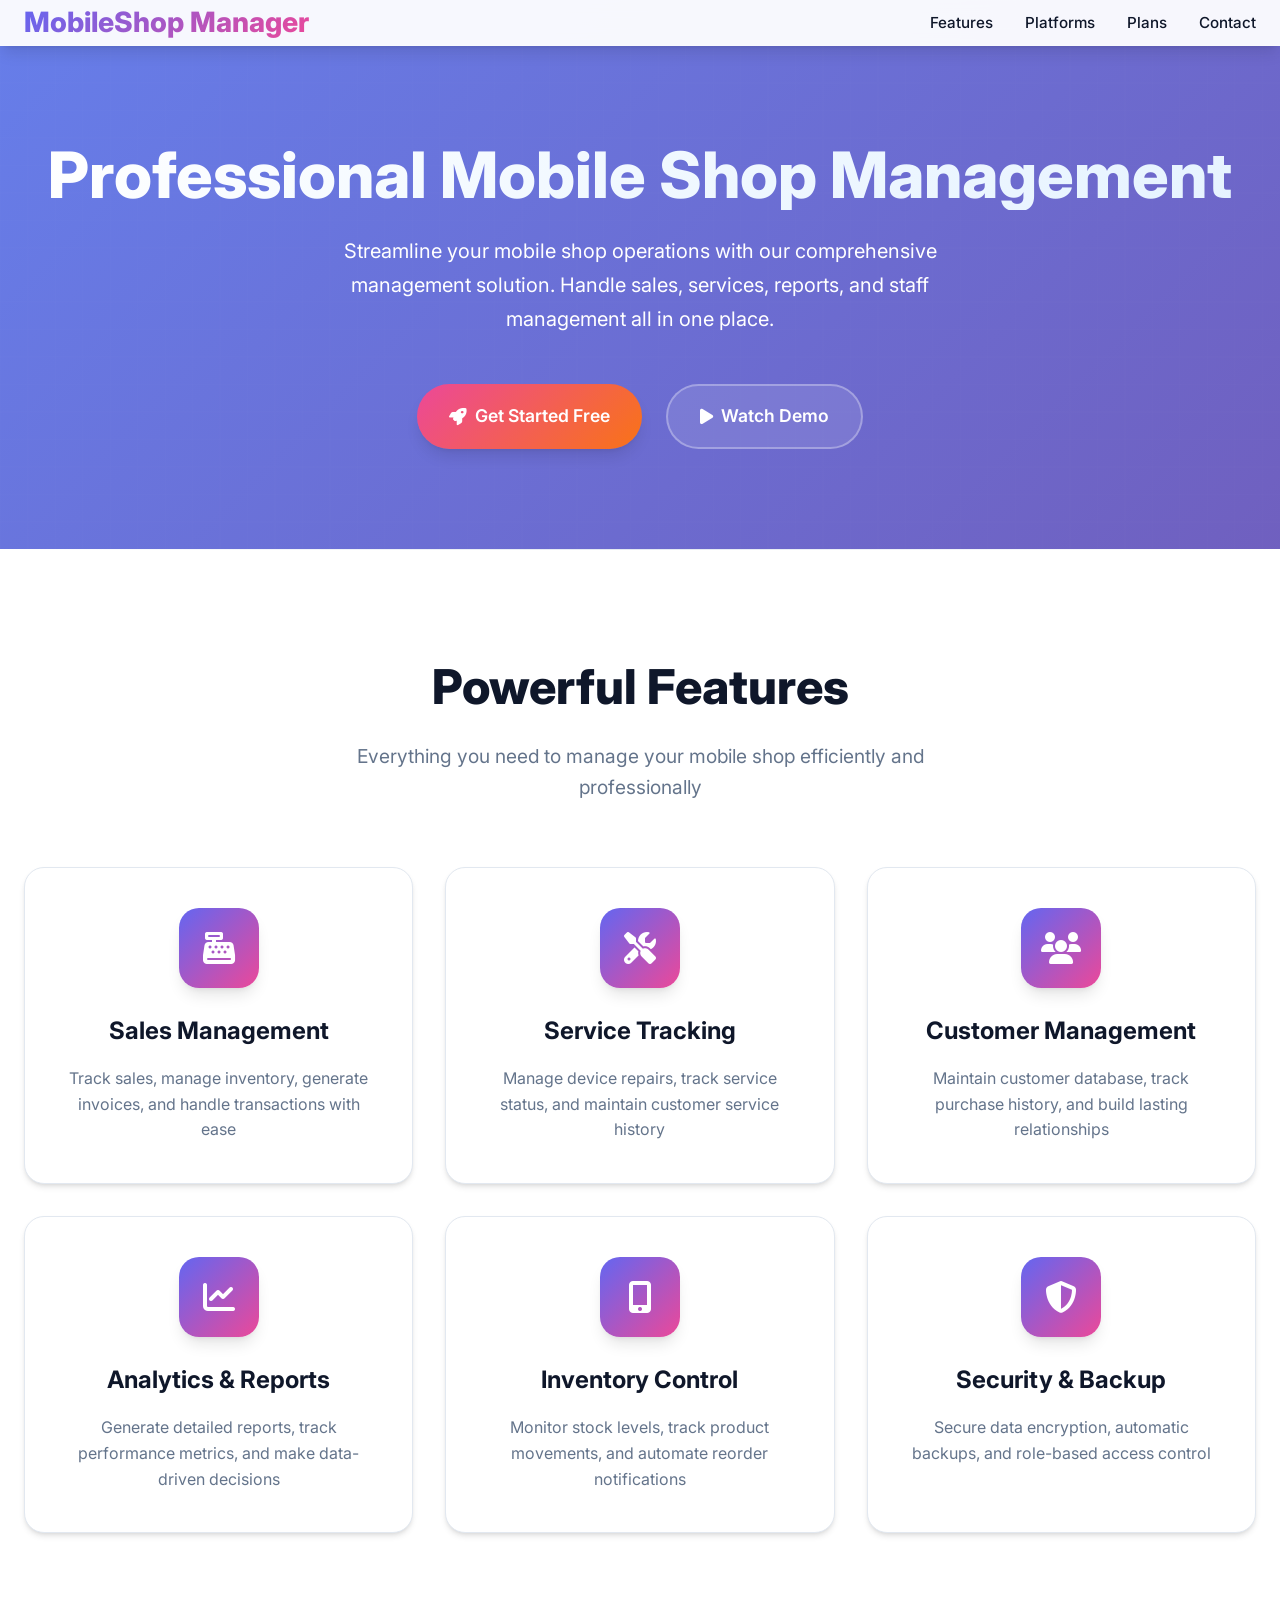
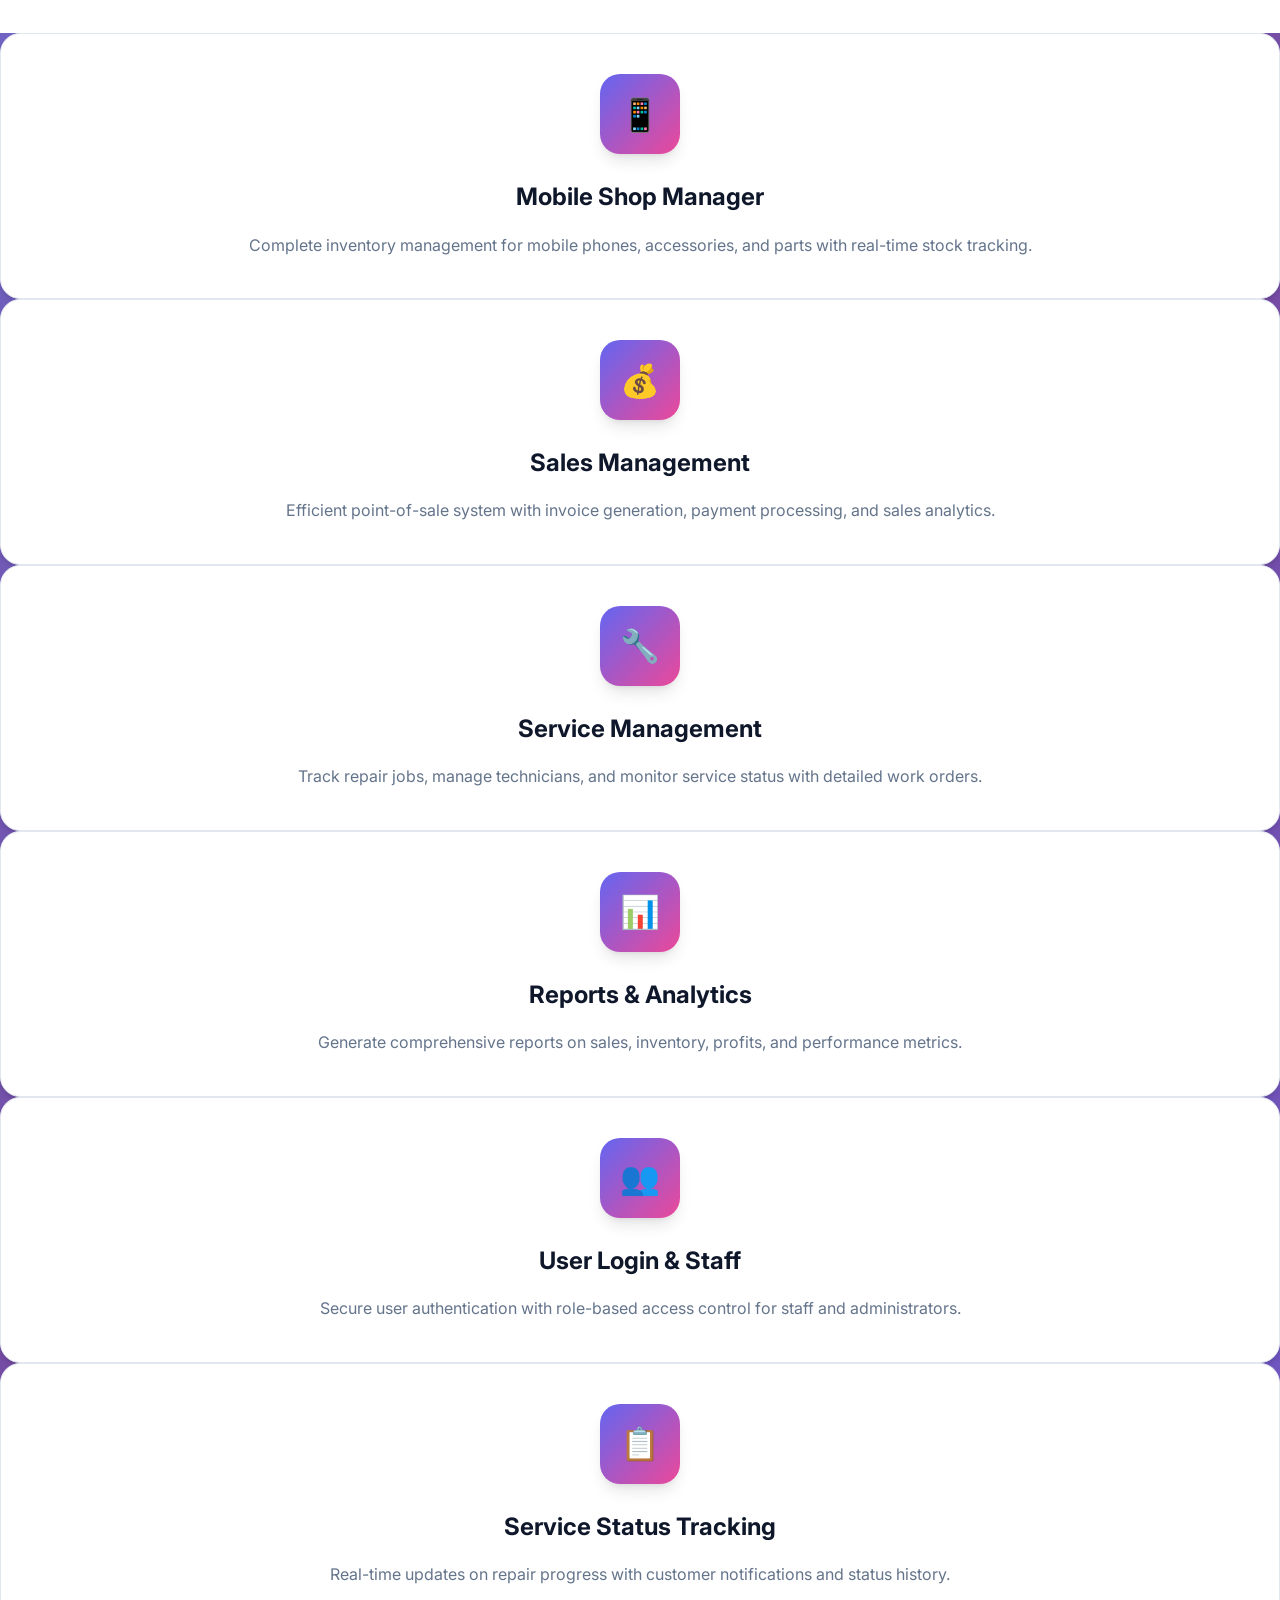
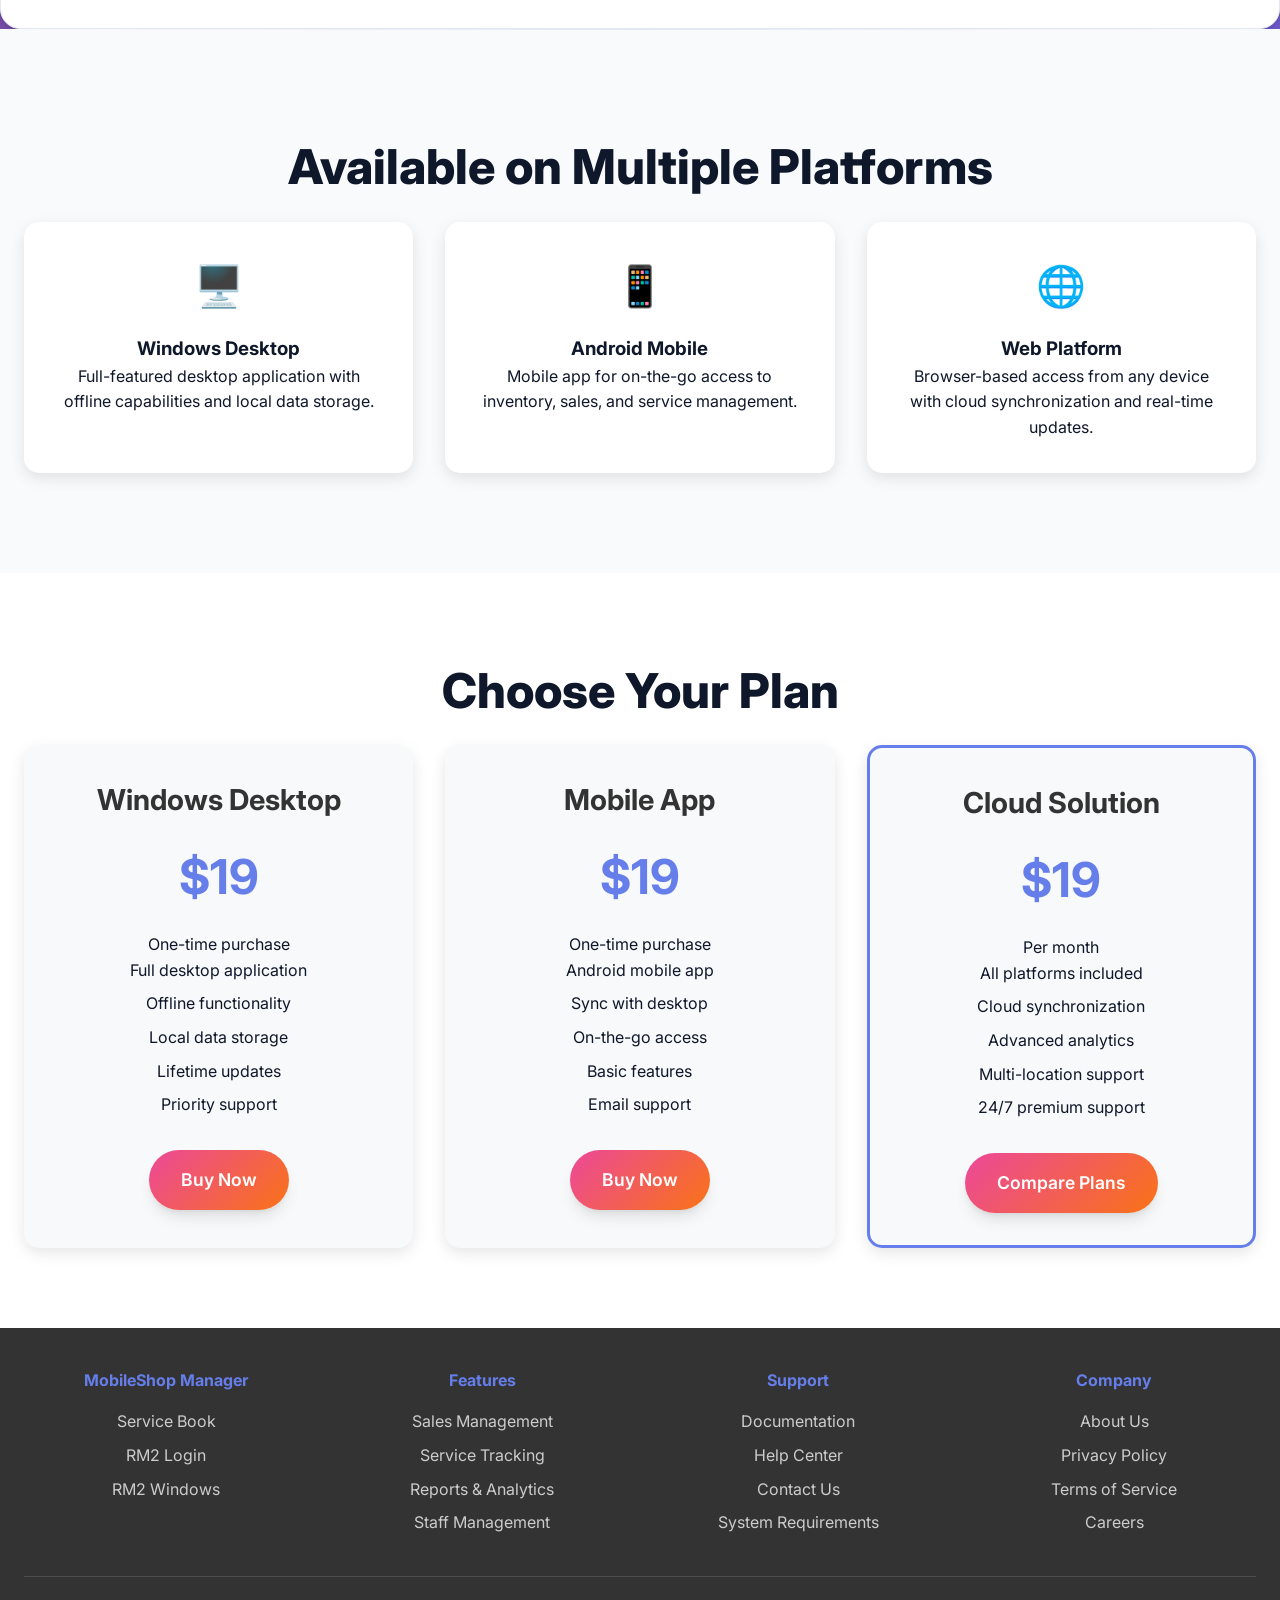
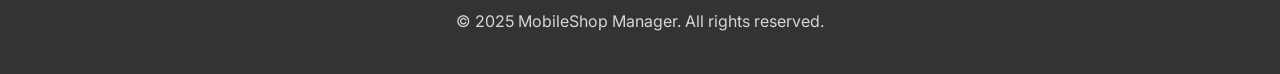
<file: index.html>
<!DOCTYPE html>
<html lang="en">

<head>
    <meta charset="UTF-8">
    <meta name="viewport" content="width=device-width, initial-scale=1.0">
    <title>MobileShop Manager - Professional Mobile Shop Management Solution</title>
    <link href="https://cdnjs.cloudflare.com/ajax/libs/font-awesome/6.4.0/css/all.min.css" rel="stylesheet">
    <link href="https://fonts.googleapis.com/css2?family=Inter:wght@300;400;500;600;700;800&display=swap"
        rel="stylesheet">
    <style>
        :root {
            --primary-color: #6366f1;
            --primary-dark: #4f46e5;
            --secondary-color: #ec4899;
            --accent-color: #06b6d4;
            --success-color: #10b981;
            --warning-color: #f59e0b;
            --text-primary: #0f172a;
            --text-secondary: #64748b;
            --bg-white: #ffffff;
            --bg-gray-50: #f8fafc;
            --bg-gray-100: #f1f5f9;
            --border-color: #e2e8f0;
            --shadow-sm: 0 1px 2px 0 rgb(0 0 0 / 0.05);
            --shadow-md: 0 4px 6px -1px rgb(0 0 0 / 0.1), 0 2px 4px -2px rgb(0 0 0 / 0.1);
            --shadow-lg: 0 10px 15px -3px rgb(0 0 0 / 0.1), 0 4px 6px -4px rgb(0 0 0 / 0.1);
            --shadow-xl: 0 20px 25px -5px rgb(0 0 0 / 0.1), 0 8px 10px -6px rgb(0 0 0 / 0.1);
            --shadow-2xl: 0 25px 50px -12px rgb(0 0 0 / 0.25);
        }

        * {
            margin: 0;
            padding: 0;
            box-sizing: border-box;
        }

        body {
            font-family: 'Inter', -apple-system, BlinkMacSystemFont, 'Segoe UI', sans-serif;
            line-height: 1.6;
            color: var(--text-primary);
            background: linear-gradient(135deg, #667eea 0%, #764ba2 50%, #6366f1 100%);
            min-height: 100vh;
            overflow-x: hidden;
            opacity: 0;
            transition: opacity 0.3s ease;
        }

        .container {
            max-width: 1280px;
            margin: 0 auto;
            padding: 0 24px;
        }

        /* Header */
        header {
            background: rgba(255, 255, 255, 0.95);
            backdrop-filter: blur(20px);
            -webkit-backdrop-filter: blur(20px);
            border-bottom: 1px solid rgba(255, 255, 255, 0.2);
            box-shadow: var(--shadow-lg);
            position: fixed;
            width: 100%;
            top: 0;
            z-index: 1000;
            transition: all 0.3s ease;
        }

        .header-scrolled {
            background: rgba(255, 255, 255, 0.98);
            backdrop-filter: blur(20px);
            box-shadow: var(--shadow-xl);
        }

        nav {
            display: flex;
            justify-content: space-between;
            align-items: center;
            padding: 1rem 0;
            position: relative;
        }

        .logo {
            font-size: 1.75rem;
            font-weight: 800;
            background: linear-gradient(135deg, var(--primary-color), var(--secondary-color));
            -webkit-background-clip: text;
            -webkit-text-fill-color: transparent;
            background-clip: text;
            text-decoration: none;
        }

        .nav-links {
            display: flex;
            list-style: none;
            align-items: center;
            gap: 2rem;
        }

        .nav-links a {
            text-decoration: none;
            color: var(--text-primary);
            font-weight: 500;
            font-size: 0.95rem;
            position: relative;
            transition: all 0.3s ease;
            padding: 0.5rem 0;
        }

        .nav-links a:hover {
            color: var(--primary-color);
        }

        .nav-links a::after {
            content: '';
            position: absolute;
            bottom: 0;
            left: 0;
            width: 0;
            height: 2px;
            background: linear-gradient(90deg, var(--primary-color), var(--secondary-color));
            transition: width 0.3s ease;
        }

        .nav-links a:hover::after {
            width: 100%;
        }

        .service-login-btn {
            background: linear-gradient(135deg, var(--primary-color), var(--primary-dark));
            color: white;
            padding: 0.75rem 1.5rem;
            border-radius: 50px;
            text-decoration: none;
            font-weight: 600;
            font-size: 0.9rem;
            transition: all 0.3s ease;
            box-shadow: var(--shadow-md);
            border: none;
            cursor: pointer;
        }

        .service-login-btn:hover {
            transform: translateY(-2px);
            box-shadow: var(--shadow-lg);
            background: linear-gradient(135deg, var(--primary-dark), var(--primary-color));
        }

        .mobile-menu-toggle {
            display: none;
            background: none;
            border: none;
            font-size: 1.5rem;
            color: var(--text-primary);
            cursor: pointer;
        }

        /* Hero Section */
        .hero {
            padding: 140px 0 100px;
            text-align: center;
            color: white;
            position: relative;
            overflow: hidden;
        }

        .hero::before {
            content: '';
            position: absolute;
            top: 0;
            left: 0;
            right: 0;
            bottom: 0;
            background: url('data:image/svg+xml,<svg xmlns="http://www.w3.org/2000/svg" viewBox="0 0 1000 1000"><defs><pattern id="grid" width="50" height="50" patternUnits="userSpaceOnUse"><path d="M 50 0 L 0 0 0 50" fill="none" stroke="rgba(255,255,255,0.1)" stroke-width="1"/></pattern></defs><rect width="100%" height="100%" fill="url(%23grid)"/></svg>');
            opacity: 0.3;
            animation: float 20s ease-in-out infinite;
        }

        @keyframes float {

            0%,
            100% {
                transform: translateY(0px) rotate(0deg);
            }

            50% {
                transform: translateY(-20px) rotate(1deg);
            }
        }

        .hero-content {
            position: relative;
            z-index: 2;
        }

        .hero h1 {
            font-size: clamp(2.5rem, 5vw, 4rem);
            margin-bottom: 1.5rem;
            font-weight: 800;
            line-height: 1.1;
            background: linear-gradient(135deg, #ffffff, #f0f8ff, #e6f3ff);
            -webkit-background-clip: text;
            -webkit-text-fill-color: transparent;
            background-clip: text;
            animation: slideInUp 1s ease-out;
        }

        @keyframes slideInUp {
            from {
                opacity: 0;
                transform: translateY(30px);
            }

            to {
                opacity: 1;
                transform: translateY(0);
            }
        }

        .hero p {
            font-size: 1.25rem;
            margin-bottom: 3rem;
            opacity: 0.95;
            max-width: 600px;
            margin-left: auto;
            margin-right: auto;
            line-height: 1.7;
            animation: slideInUp 1s ease-out 0.2s both;
        }

        .cta-buttons {
            display: flex;
            justify-content: center;
            gap: 1.5rem;
            flex-wrap: wrap;
            animation: slideInUp 1s ease-out 0.4s both;
        }

        .btn {
            padding: 16px 32px;
            border: none;
            border-radius: 50px;
            font-size: 1.1rem;
            font-weight: 600;
            cursor: pointer;
            transition: all 0.4s cubic-bezier(0.4, 0, 0.2, 1);
            text-decoration: none;
            display: inline-flex;
            align-items: center;
            gap: 8px;
            position: relative;
            overflow: hidden;
        }

        .btn::before {
            content: '';
            position: absolute;
            top: 0;
            left: -100%;
            width: 100%;
            height: 100%;
            background: linear-gradient(90deg, transparent, rgba(255, 255, 255, 0.2), transparent);
            transition: left 0.5s;
        }

        .btn:hover::before {
            left: 100%;
        }

        .btn-primary {
            background: linear-gradient(135deg, var(--secondary-color), #f97316);
            color: white;
            box-shadow: var(--shadow-lg);
        }

        .btn-primary:hover {
            transform: translateY(-3px);
            box-shadow: var(--shadow-xl);
            background: linear-gradient(135deg, #e11d48, var(--secondary-color));
        }

        .btn-secondary {
            background: rgba(255, 255, 255, 0.1);
            color: white;
            border: 2px solid rgba(255, 255, 255, 0.3);
            backdrop-filter: blur(10px);
        }

        .btn-secondary:hover {
            background: rgba(255, 255, 255, 0.2);
            border-color: rgba(255, 255, 255, 0.5);
            transform: translateY(-3px);
        }

        /* Features Section */
        .features {
            background: var(--bg-white);
            padding: 100px 0;
            position: relative;
        }

        .features::before {
            content: '';
            position: absolute;
            top: 0;
            left: 0;
            right: 0;
            height: 1px;
            background: linear-gradient(90deg, transparent, var(--border-color), transparent);
        }

        .section-title {
            text-align: center;
            font-size: clamp(2rem, 4vw, 3rem);
            margin-bottom: 1rem;
            color: var(--text-primary);
            font-weight: 800;
            position: relative;
        }

        .section-subtitle {
            text-align: center;
            font-size: 1.2rem;
            color: var(--text-secondary);
            margin-bottom: 4rem;
            max-width: 600px;
            margin-left: auto;
            margin-right: auto;
        }

        .features-grid {
            display: grid;
            grid-template-columns: repeat(auto-fit, minmax(320px, 1fr));
            gap: 2rem;
            margin-top: 3rem;
        }

        .feature-card {
            background: var(--bg-white);
            padding: 2.5rem;
            border-radius: 20px;
            text-align: center;
            box-shadow: var(--shadow-md);
            border: 1px solid var(--border-color);
            transition: all 0.4s cubic-bezier(0.4, 0, 0.2, 1);
            position: relative;
            overflow: hidden;
        }

        .feature-card::before {
            content: '';
            position: absolute;
            top: 0;
            left: -100%;
            width: 100%;
            height: 4px;
            background: linear-gradient(90deg, var(--primary-color), var(--secondary-color), var(--accent-color));
            transition: left 0.5s ease;
        }

        .feature-card:hover::before {
            left: 0;
        }

        .feature-card:hover {
            transform: translateY(-8px);
            box-shadow: var(--shadow-xl);
            border-color: var(--primary-color);
        }

        .feature-icon {
            width: 80px;
            height: 80px;
            margin: 0 auto 1.5rem;
            border-radius: 20px;
            display: flex;
            align-items: center;
            justify-content: center;
            font-size: 2rem;
            background: linear-gradient(135deg, var(--primary-color), var(--secondary-color));
            color: white;
            box-shadow: var(--shadow-lg);
            transition: all 0.3s ease;
        }

        .feature-card:hover .feature-icon {
            transform: scale(1.1) rotate(5deg);
        }

        .feature-card h3 {
            font-size: 1.5rem;
            margin-bottom: 1rem;
            color: var(--text-primary);
            font-weight: 700;
        }

        .feature-card p {
            color: var(--text-secondary);
            line-height: 1.6;
            font-size: 1rem;
        }

        /* Platforms Section */
        .platforms {
            background: var(--bg-gray-50);
            padding: 100px 0;
            position: relative;
        }

        .platforms::before {
            content: '';
            position: absolute;
            top: 0;
            left: 0;
            right: 0;
            height: 1px;
            background: linear-gradient(90deg, transparent, var(--border-color), transparent);
        }

        .platforms-grid {
            display: grid;
            grid-template-columns: repeat(auto-fit, minmax(250px, 1fr));
            gap: 2rem;
        }

        .platform-card {
            background: white;
            padding: 2rem;
            border-radius: 15px;
            text-align: center;
            box-shadow: 0 5px 15px rgba(0, 0, 0, 0.1);
        }

        .platform-icon {
            font-size: 2.5rem;
            margin-bottom: 1rem;
        }

        /* Pricing Section */
        .pricing {
            background: white;
            padding: 80px 0;
        }

        .pricing-grid {
            display: grid;
            grid-template-columns: repeat(auto-fit, minmax(300px, 1fr));
            gap: 2rem;
        }

        .pricing-card {
            background: #f8f9fa;
            padding: 2rem;
            border-radius: 15px;
            text-align: center;
            box-shadow: 0 5px 15px rgba(0, 0, 0, 0.1);
            position: relative;
        }

        .pricing-card.popular {
            border: 3px solid #667eea;
            transform: scale(1.05);
        }

        .pricing-card h3 {
            font-size: 1.8rem;
            margin-bottom: 1rem;
            color: #333;
        }

        .price {
            font-size: 3rem;
            font-weight: bold;
            color: #667eea;
            margin-bottom: 1rem;
        }

        .pricing-features {
            list-style: none;
            margin-bottom: 2rem;
        }

        .pricing-features li {
            margin-bottom: 0.5rem;
        }

        /* Footer */
        footer {
            background: #333;
            color: white;
            padding: 40px 0;
            text-align: center;
        }

        .footer-content {
            display: grid;
            grid-template-columns: repeat(auto-fit, minmax(250px, 1fr));
            gap: 2rem;
            margin-bottom: 2rem;
        }

        .footer-section h4 {
            margin-bottom: 1rem;
            color: #667eea;
        }

        .footer-section ul {
            list-style: none;
        }

        .footer-section ul li {
            margin-bottom: 0.5rem;
        }

        .footer-section a {
            color: #ccc;
            text-decoration: none;
        }

        .footer-section a:hover {
            color: #667eea;
        }

        .copyright {
            border-top: 1px solid #555;
            padding-top: 2rem;
            opacity: 0.8;
        }

        /* Responsive Design */
        @media (max-width: 1024px) {
            .container {
                padding: 0 20px;
            }

            .features-grid {
                grid-template-columns: repeat(auto-fit, minmax(280px, 1fr));
                gap: 1.5rem;
            }
        }

        @media (max-width: 768px) {
            .nav-links {
                display: none;
                position: fixed;
                top: 80px;
                left: 0;
                right: 0;
                background: rgba(255, 255, 255, 0.98);
                backdrop-filter: blur(20px);
                padding: 2rem;
                flex-direction: column;
                gap: 1rem;
                box-shadow: var(--shadow-xl);
                border-top: 1px solid var(--border-color);
            }

            .nav-links.active {
                display: flex;
            }

            .mobile-menu-toggle {
                display: block;
            }

            .hero {
                padding: 120px 0 60px;
            }

            .hero h1 {
                font-size: clamp(2rem, 6vw, 2.5rem);
            }

            .hero p {
                font-size: 1.1rem;
                margin-bottom: 2rem;
            }

            .cta-buttons {
                flex-direction: column;
                align-items: center;
                gap: 1rem;
            }

            .btn {
                width: 100%;
                max-width: 280px;
                justify-content: center;
            }

            .features {
                padding: 60px 0;
            }

            .features-grid {
                grid-template-columns: 1fr;
                gap: 1.5rem;
            }

            .feature-card {
                padding: 2rem 1.5rem;
            }

            .service-login-btn {
                display: none;
            }

            .stats-grid {
                grid-template-columns: repeat(2, 1fr);
                gap: 1rem;
            }
        }

        @media (max-width: 480px) {
            .container {
                padding: 0 16px;
            }

            .hero {
                padding: 100px 0 40px;
            }

            .feature-card {
                padding: 1.5rem;
            }

            .feature-icon {
                width: 60px;
                height: 60px;
                font-size: 1.5rem;
            }

            .btn {
                padding: 14px 24px;
                font-size: 1rem;
            }
        }

        /* Animation for mobile menu */
        .nav-links {
            transition: all 0.3s ease;
        }

        /* Scroll animations */
        .fade-in {
            opacity: 0;
            transform: translateY(30px);
            transition: all 0.6s ease;
        }

        .fade-in.visible {
            opacity: 1;
            transform: translateY(0);
        }

        /* Smooth scrolling */
        html {
            scroll-behavior: smooth;
        }

        /* Focus styles for accessibility */
        .btn:focus,
        .nav-links a:focus {
            outline: 2px solid var(--primary-color);
            outline-offset: 2px;
        }
    </style>
</head>

<body>
    <header>
        <nav class="container">
            <a href="#" class="logo">MobileShop Manager</a>
            <ul class="nav-links">
                <li><a href="#features">Features</a></li>
                <li><a href="#platforms">Platforms</a></li>
                <li><a href="plans.html">Plans</a></li>
                <li><a href="#contact">Contact</a></li>
                <!-- Service Login moved to footer Support section -->
            </ul>
            <button class="mobile-menu-toggle">
                <i class="fas fa-bars"></i>
            </button>
        </nav>
    </header>

    <section class="hero">
        <div class="container">
            <div class="hero-content">
                <h1>Professional Mobile Shop Management</h1>
                <p>Streamline your mobile shop operations with our comprehensive management solution. Handle sales,
                    services, reports, and staff management all in one place.</p>
                <div class="cta-buttons">
                    <a href="#" class="btn btn-primary">
                        <i class="fas fa-rocket"></i> Get Started Free
                    </a>
                    <a href="#" class="btn btn-secondary">
                        <i class="fas fa-play"></i> Watch Demo
                    </a>
                </div>
            </div>
        </div>
    </section>

    <section id="features" class="features">
        <div class="container">
            <h2 class="section-title">Powerful Features</h2>
            <p class="section-subtitle">Everything you need to manage your mobile shop efficiently and professionally
            </p>
            <div class="features-grid">
                <div class="feature-card">
                    <div class="feature-icon">
                        <i class="fas fa-cash-register"></i>
                    </div>
                    <h3>Sales Management</h3>
                    <p>Track sales, manage inventory, generate invoices, and handle transactions with ease</p>
                </div>
                <div class="feature-card">
                    <div class="feature-icon">
                        <i class="fas fa-tools"></i>
                    </div>
                    <h3>Service Tracking</h3>
                    <p>Manage device repairs, track service status, and maintain customer service history</p>
                </div>
                <div class="feature-card">
                    <div class="feature-icon">
                        <i class="fas fa-users"></i>
                    </div>
                    <h3>Customer Management</h3>
                    <p>Maintain customer database, track purchase history, and build lasting relationships</p>
                </div>
                <div class="feature-card">
                    <div class="feature-icon">
                        <i class="fas fa-chart-line"></i>
                    </div>
                    <h3>Analytics & Reports</h3>
                    <p>Generate detailed reports, track performance metrics, and make data-driven decisions</p>
                </div>
                <div class="feature-card">
                    <div class="feature-icon">
                        <i class="fas fa-mobile-alt"></i>
                    </div>
                    <h3>Inventory Control</h3>
                    <p>Monitor stock levels, track product movements, and automate reorder notifications</p>
                </div>
                <div class="feature-card">
                    <div class="feature-icon">
                        <i class="fas fa-shield-alt"></i>
                    </div>
                    <h3>Security & Backup</h3>
                    <p>Secure data encryption, automatic backups, and role-based access control</p>
                </div>
            </div>
        </div>
    </section>
    <div class="feature-card">
        <div class="feature-icon">📱</div>
        <h3>Mobile Shop Manager</h3>
        <p>Complete inventory management for mobile phones, accessories, and parts with real-time stock tracking.</p>
    </div>
    <div class="feature-card">
        <div class="feature-icon">💰</div>
        <h3>Sales Management</h3>
        <p>Efficient point-of-sale system with invoice generation, payment processing, and sales analytics.</p>
    </div>
    <div class="feature-card">
        <div class="feature-icon">🔧</div>
        <h3>Service Management</h3>
        <p>Track repair jobs, manage technicians, and monitor service status with detailed work orders.</p>
    </div>
    <div class="feature-card">
        <div class="feature-icon">📊</div>
        <h3>Reports & Analytics</h3>
        <p>Generate comprehensive reports on sales, inventory, profits, and performance metrics.</p>
    </div>
    <div class="feature-card">
        <div class="feature-icon">👥</div>
        <h3>User Login & Staff</h3>
        <p>Secure user authentication with role-based access control for staff and administrators.</p>
    </div>
    <div class="feature-card">
        <div class="feature-icon">📋</div>
        <h3>Service Status Tracking</h3>
        <p>Real-time updates on repair progress with customer notifications and status history.</p>
    </div>
    </div>
    </div>
    </section>

    <section id="platforms" class="platforms">
        <div class="container">
            <h2 class="section-title">Available on Multiple Platforms</h2>
            <div class="platforms-grid">
                <div class="platform-card">
                    <div class="platform-icon">🖥️</div>
                    <h3>Windows Desktop</h3>
                    <p>Full-featured desktop application with offline capabilities and local data storage.</p>
                </div>
                <div class="platform-card">
                    <div class="platform-icon">📱</div>
                    <h3>Android Mobile</h3>
                    <p>Mobile app for on-the-go access to inventory, sales, and service management.</p>
                </div>
                <div class="platform-card">
                    <div class="platform-icon">🌐</div>
                    <h3>Web Platform</h3>
                    <p>Browser-based access from any device with cloud synchronization and real-time updates.</p>
                </div>
            </div>
        </div>
    </section>

    <section id="pricing" class="pricing">
        <div class="container">
            <h2 class="section-title">Choose Your Plan</h2>
            <div class="pricing-grid">
                <div class="pricing-card">
                    <h3>Windows Desktop</h3>
                    <div class="price">$19</div>
                    <p>One-time purchase</p>
                    <ul class="pricing-features">
                        <li>Full desktop application</li>
                        <li>Offline functionality</li>
                        <li>Local data storage</li>
                        <li>Lifetime updates</li>
                        <li>Priority support</li>
                    </ul>
                    <a href="#" class="btn btn-primary">Buy Now</a>
                </div>
                <div class="pricing-card">
                    <h3>Mobile App</h3>
                    <div class="price">$19</div>
                    <p>One-time purchase</p>
                    <ul class="pricing-features">
                        <li>Android mobile app</li>
                        <li>Sync with desktop</li>
                        <li>On-the-go access</li>
                        <li>Basic features</li>
                        <li>Email support</li>
                    </ul>
                    <a href="#" class="btn btn-primary">Buy Now</a>
                </div>
                <div class="pricing-card popular">
                    <h3>Cloud Solution</h3>
                    <div class="price">$19</div>
                    <p>Per month</p>
                    <ul class="pricing-features">
                        <li>All platforms included</li>
                        <li>Cloud synchronization</li>
                        <li>Advanced analytics</li>
                        <li>Multi-location support</li>
                        <li>24/7 premium support</li>
                    </ul>
                    <a href="plans.html" class="btn btn-primary">Compare Plans</a>
                </div>
            </div>
        </div>
    </section>

    <footer>
        <div class="container">
            <div class="footer-content">
                <div class="footer-section">
                    <h4>MobileShop Manager</h4>
                    <!-- <p>Professional mobile shop management solution for modern businesses.</p> -->
                    <ul>
                        <li><a href="servicebook/index.html" target="_blank">Service Book</a></li>
                        <li><a href="app/index.html" target="_blank">RM2 Login</a></li>
                        <li><a href="downloads/MobileServiceManager.zip" target="_blank">RM2 Windows</a></li>
                    </ul>
                </div>
                <div class="footer-section">
                    <h4>Features</h4>
                    <ul>
                        <li><a href="#">Sales Management</a></li>
                        <li><a href="#">Service Tracking</a></li>
                        <li><a href="#">Reports & Analytics</a></li>
                        <li><a href="#">Staff Management</a></li>
                    </ul>
                </div>
                <div class="footer-section">
                    <h4>Support</h4>
                    <ul>
                        <li><a href="#">Documentation</a></li>
                        <li><a href="#">Help Center</a></li>
                        <li><a href="#">Contact Us</a></li>
                        <!-- <li><a href="servicebook/index.html">Service Login</a></li> -->
                        <li><a href="#">System Requirements</a></li>
                    </ul>
                </div>
                <div class="footer-section">
                    <h4>Company</h4>
                    <ul>
                        <li><a href="#">About Us</a></li>
                        <li><a href="#">Privacy Policy</a></li>
                        <li><a href="#">Terms of Service</a></li>
                        <li><a href="#">Careers</a></li>
                    </ul>
                </div>
            </div>
            <div class="copyright">
                <p>&copy; 2025 MobileShop Manager. All rights reserved.</p>
            </div>
        </div>
    </footer>

    <script>
        // Mobile menu toggle
        const mobileMenuToggle = document.querySelector('.mobile-menu-toggle');
        const navLinks = document.querySelector('.nav-links');

        mobileMenuToggle.addEventListener('click', function () {
            navLinks.classList.toggle('active');
            const icon = this.querySelector('i');
            icon.classList.toggle('fa-bars');
            icon.classList.toggle('fa-times');
        });

        // Close mobile menu when clicking on a link
        document.querySelectorAll('.nav-links a').forEach(link => {
            link.addEventListener('click', () => {
                navLinks.classList.remove('active');
                const icon = mobileMenuToggle.querySelector('i');
                icon.classList.add('fa-bars');
                icon.classList.remove('fa-times');
            });
        });

        // Smooth scrolling for navigation links
        document.querySelectorAll('a[href^="#"]').forEach(anchor => {
            anchor.addEventListener('click', function (e) {
                e.preventDefault();
                const target = document.querySelector(this.getAttribute('href'));
                if (target) {
                    target.scrollIntoView({
                        behavior: 'smooth',
                        block: 'start'
                    });
                }
            });
        });

        // Header scroll effect
        window.addEventListener('scroll', function () {
            const header = document.querySelector('header');
            if (window.scrollY > 100) {
                header.classList.add('header-scrolled');
            } else {
                header.classList.remove('header-scrolled');
            }
        });

        // Intersection Observer for fade-in animations
        const observerOptions = {
            threshold: 0.1,
            rootMargin: '0px 0px -50px 0px'
        };

        const observer = new IntersectionObserver((entries) => {
            entries.forEach(entry => {
                if (entry.isIntersecting) {
                    entry.target.classList.add('visible');
                }
            });
        }, observerOptions);

        // Observe all feature cards and other elements for animation
        document.addEventListener('DOMContentLoaded', () => {
            const animatedElements = document.querySelectorAll('.feature-card, .platform-card, .pricing-card');
            animatedElements.forEach(el => {
                el.classList.add('fade-in');
                observer.observe(el);
            });
        });

        // Add loading animation
        window.addEventListener('load', () => {
            document.body.style.opacity = '1';
        });

        // Performance optimization: Lazy load images
        if ('IntersectionObserver' in window) {
            const imageObserver = new IntersectionObserver((entries, observer) => {
                entries.forEach(entry => {
                    if (entry.isIntersecting) {
                        const img = entry.target;
                        img.src = img.dataset.src;
                        img.classList.remove('lazy');
                        imageObserver.unobserve(img);
                    }
                });
            });

            document.querySelectorAll('img[data-src]').forEach(img => {
                imageObserver.observe(img);
            });
        }
    </script>
</body>

</html>
</file>
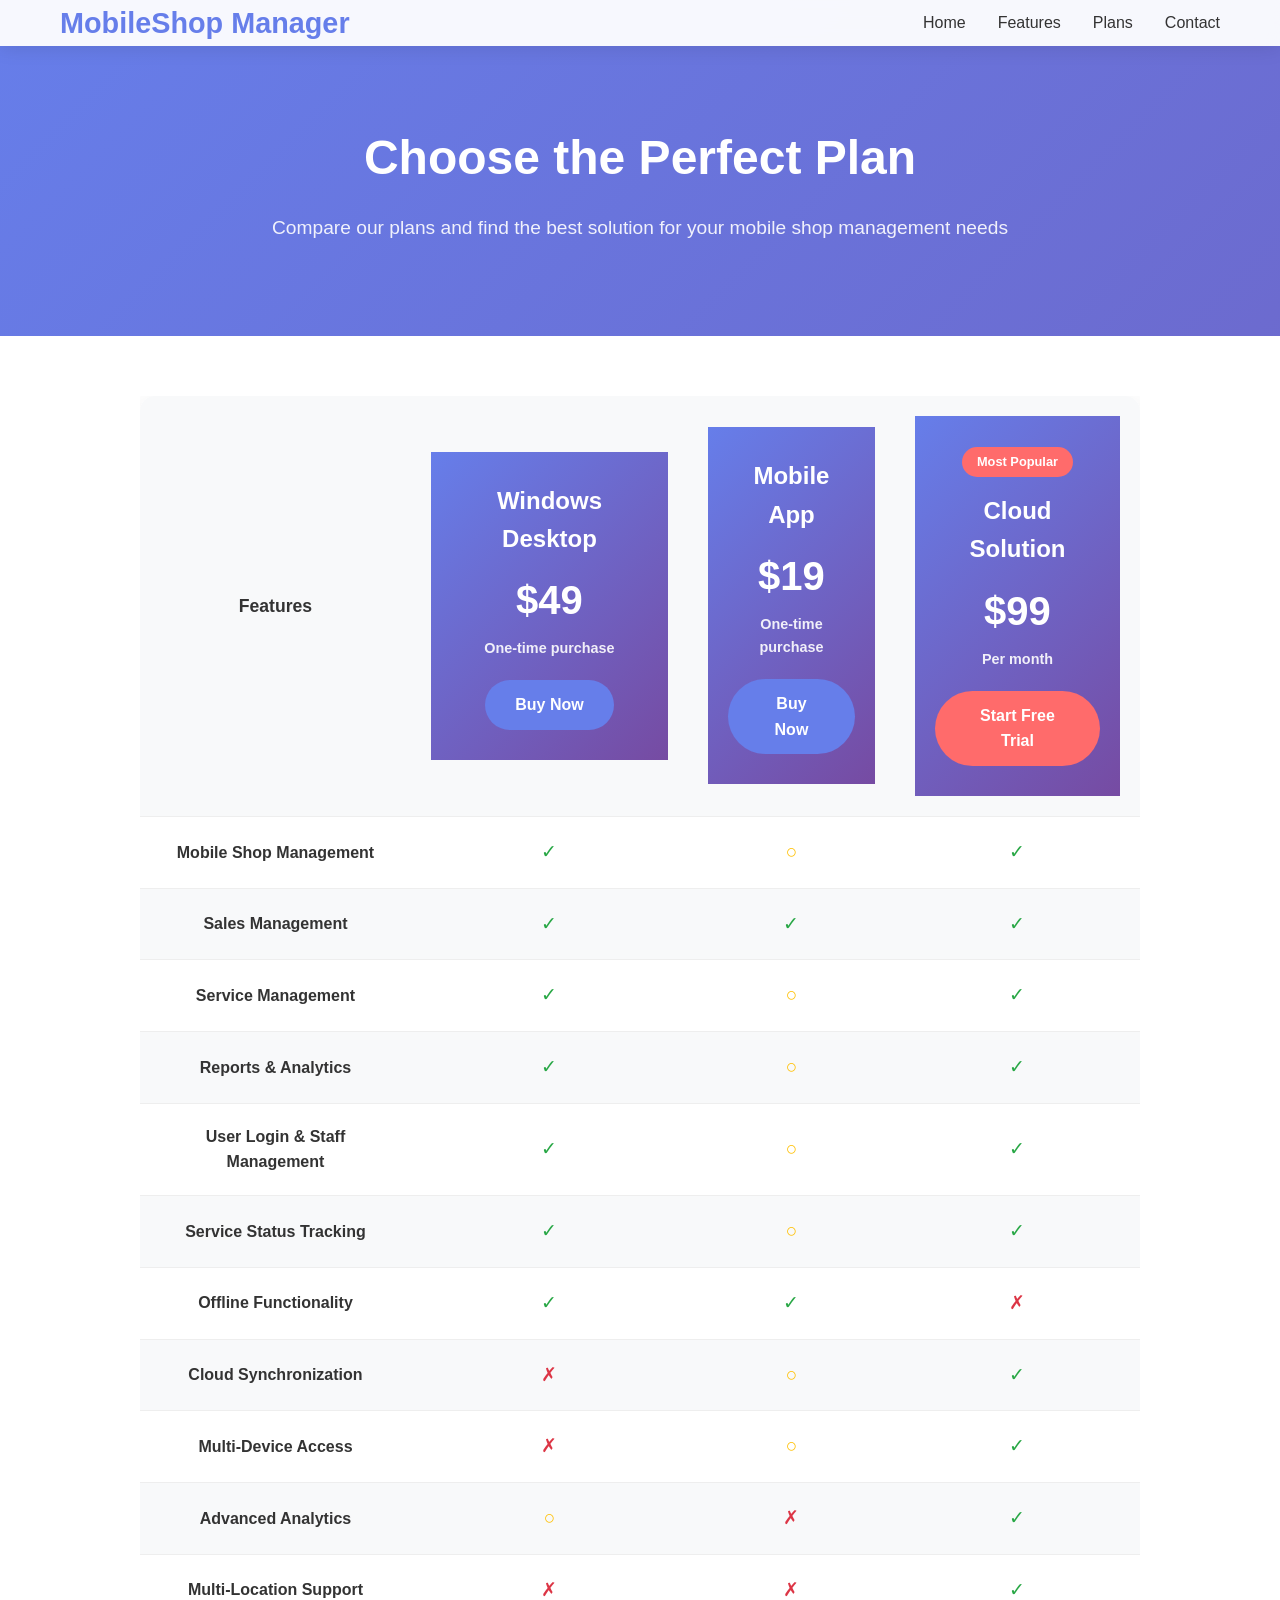
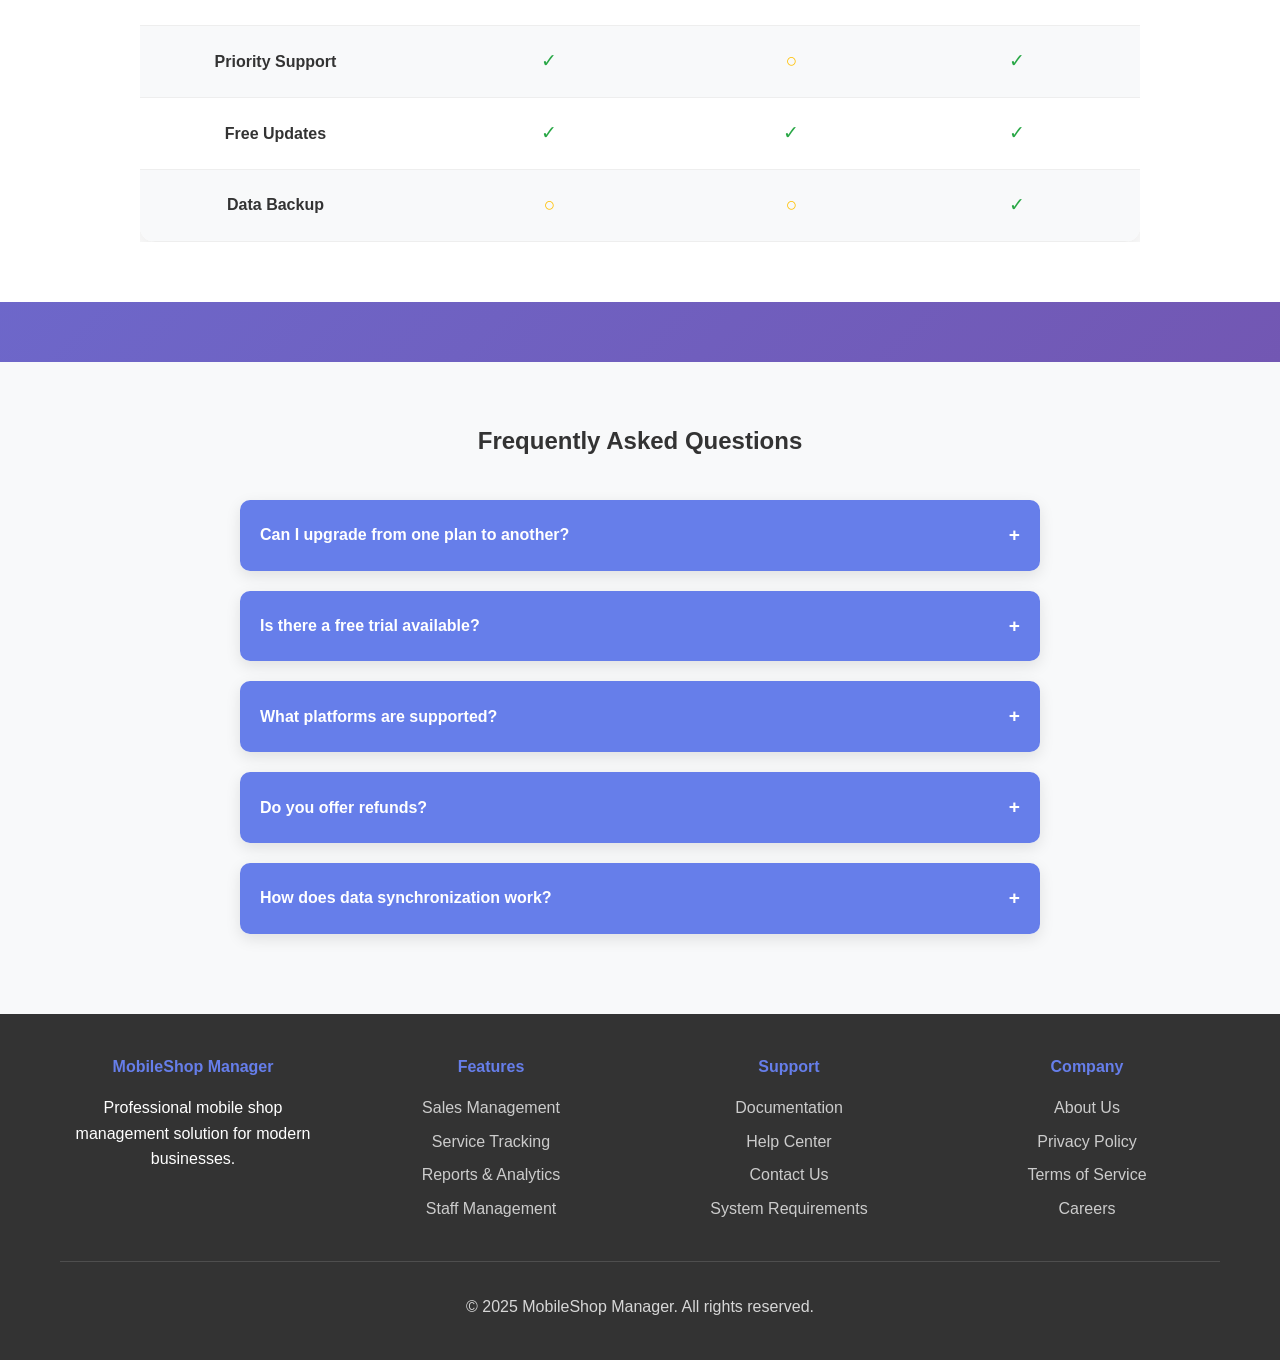
<file: plans.html>
<!DOCTYPE html>
<html lang="en">
<head>
    <meta charset="UTF-8">
    <meta name="viewport" content="width=device-width, initial-scale=1.0">
    <title>MobileShop Manager - Plan Comparison</title>
    <style>
        * {
            margin: 0;
            padding: 0;
            box-sizing: border-box;
        }

        body {
            font-family: 'Segoe UI', Tahoma, Geneva, Verdana, sans-serif;
            line-height: 1.6;
            color: #333;
            background: linear-gradient(135deg, #667eea 0%, #764ba2 100%);
            min-height: 100vh;
        }

        .container {
            max-width: 1200px;
            margin: 0 auto;
            padding: 0 20px;
        }

        /* Header */
        header {
            background: rgba(255, 255, 255, 0.95);
            backdrop-filter: blur(10px);
            box-shadow: 0 2px 20px rgba(0, 0, 0, 0.1);
            position: fixed;
            width: 100%;
            top: 0;
            z-index: 1000;
        }

        nav {
            display: flex;
            justify-content: space-between;
            align-items: center;
            padding: 1rem 0;
        }

        .logo {
            font-size: 1.8rem;
            font-weight: bold;
            color: #667eea;
        }

        .nav-links {
            display: flex;
            list-style: none;
        }

        .nav-links li {
            margin-left: 2rem;
        }

        .nav-links a {
            text-decoration: none;
            color: #333;
            font-weight: 500;
            transition: color 0.3s;
        }

        .nav-links a:hover {
            color: #667eea;
        }

        /* Hero Section */
        .hero {
            padding: 120px 0 60px;
            text-align: center;
            color: white;
        }

        .hero h1 {
            font-size: 3rem;
            margin-bottom: 1rem;
            font-weight: 700;
        }

        .hero p {
            font-size: 1.2rem;
            margin-bottom: 2rem;
            opacity: 0.9;
        }

        /* Comparison Section */
        .comparison {
            background: white;
            padding: 60px 0;
            margin-bottom: 60px;
        }

        .comparison-container {
            max-width: 1000px;
            margin: 0 auto;
            overflow-x: auto;
        }

        .comparison-table {
            width: 100%;
            border-collapse: collapse;
            box-shadow: 0 10px 30px rgba(0, 0, 0, 0.1);
            border-radius: 15px;
            overflow: hidden;
        }

        .comparison-table th,
        .comparison-table td {
            padding: 20px;
            text-align: center;
            border-bottom: 1px solid #eee;
        }

        .comparison-table th {
            background: #f8f9fa;
            font-weight: 600;
            font-size: 1.1rem;
        }

        .plan-header {
            background: linear-gradient(135deg, #667eea, #764ba2);
            color: white;
            padding: 30px 20px;
        }

        .plan-name {
            font-size: 1.5rem;
            font-weight: 700;
            margin-bottom: 10px;
        }

        .plan-price {
            font-size: 2.5rem;
            font-weight: bold;
            margin-bottom: 5px;
        }

        .plan-period {
            font-size: 0.9rem;
            opacity: 0.9;
        }

        .popular-badge {
            background: #ff6b6b;
            color: white;
            padding: 5px 15px;
            border-radius: 20px;
            font-size: 0.8rem;
            font-weight: 600;
            display: inline-block;
            margin-bottom: 15px;
        }

        .feature-row {
            background: white;
        }

        .feature-row:nth-child(even) {
            background: #f8f9fa;
        }

        .feature-name {
            text-align: left;
            font-weight: 600;
            color: #333;
        }

        .feature-check {
            color: #28a745;
            font-size: 1.2rem;
        }

        .feature-cross {
            color: #dc3545;
            font-size: 1.2rem;
        }

        .feature-limited {
            color: #ffc107;
            font-size: 1.2rem;
        }

        .btn {
            padding: 12px 30px;
            border: none;
            border-radius: 50px;
            font-size: 1rem;
            font-weight: 600;
            cursor: pointer;
            transition: all 0.3s;
            text-decoration: none;
            display: inline-block;
            margin-top: 20px;
        }

        .btn-primary {
            background: #667eea;
            color: white;
        }

        .btn-primary:hover {
            background: #5a67d8;
            transform: translateY(-2px);
        }

        .btn-secondary {
            background: #ff6b6b;
            color: white;
        }

        .btn-secondary:hover {
            background: #ff5252;
            transform: translateY(-2px);
        }

        /* FAQ Section */
        .faq {
            background: #f8f9fa;
            padding: 60px 0;
        }

        .faq-container {
            max-width: 800px;
            margin: 0 auto;
        }

        .faq-item {
            background: white;
            margin-bottom: 20px;
            border-radius: 10px;
            box-shadow: 0 5px 15px rgba(0, 0, 0, 0.1);
            overflow: hidden;
        }

        .faq-question {
            padding: 20px;
            background: #667eea;
            color: white;
            cursor: pointer;
            display: flex;
            justify-content: space-between;
            align-items: center;
            font-weight: 600;
        }

        .faq-answer {
            padding: 20px;
            display: none;
        }

        .faq-toggle {
            font-size: 1.2rem;
            transition: transform 0.3s;
        }

        .faq-item.active .faq-toggle {
            transform: rotate(45deg);
        }

        /* Footer */
        footer {
            background: #333;
            color: white;
            padding: 40px 0;
            text-align: center;
        }

        .footer-content {
            display: grid;
            grid-template-columns: repeat(auto-fit, minmax(250px, 1fr));
            gap: 2rem;
            margin-bottom: 2rem;
        }

        .footer-section h4 {
            margin-bottom: 1rem;
            color: #667eea;
        }

        .footer-section ul {
            list-style: none;
        }

        .footer-section ul li {
            margin-bottom: 0.5rem;
        }

        .footer-section a {
            color: #ccc;
            text-decoration: none;
        }

        .footer-section a:hover {
            color: #667eea;
        }

        .copyright {
            border-top: 1px solid #555;
            padding-top: 2rem;
            opacity: 0.8;
        }

        /* Responsive Design */
        @media (max-width: 768px) {
            .hero h1 {
                font-size: 2.2rem;
            }

            .comparison-container {
                padding: 0 10px;
            }

            .comparison-table {
                font-size: 0.9rem;
            }

            .comparison-table th,
            .comparison-table td {
                padding: 15px 10px;
            }

            .plan-price {
                font-size: 2rem;
            }

            .nav-links {
                display: none;
            }
        }

        @media (max-width: 600px) {
            .comparison-table {
                font-size: 0.8rem;
            }

            .comparison-table th,
            .comparison-table td {
                padding: 10px 5px;
            }
        }
    </style>
</head>
<body>
    <header>
        <nav class="container">
            <div class="logo">MobileShop Manager</div>
            <ul class="nav-links">
                <li><a href="index.html">Home</a></li>
                <li><a href="index.html#features">Features</a></li>
                <li><a href="#comparison">Plans</a></li>
                <li><a href="index.html#contact">Contact</a></li>
            </ul>
        </nav>
    </header>

    <section class="hero">
        <div class="container">
            <h1>Choose the Perfect Plan</h1>
            <p>Compare our plans and find the best solution for your mobile shop management needs</p>
        </div>
    </section>

    <section id="comparison" class="comparison">
        <div class="container">
            <div class="comparison-container">
                <table class="comparison-table">
                    <thead>
                        <tr>
                            <th class="feature-name">Features</th>
                            <th>
                                <div class="plan-header">
                                    <div class="plan-name">Windows Desktop</div>
                                    <div class="plan-price">$49</div>
                                    <div class="plan-period">One-time purchase</div>
                                    <a href="#" class="btn btn-primary">Buy Now</a>
                                </div>
                            </th>
                            <th>
                                <div class="plan-header">
                                    <div class="plan-name">Mobile App</div>
                                    <div class="plan-price">$19</div>
                                    <div class="plan-period">One-time purchase</div>
                                    <a href="#" class="btn btn-primary">Buy Now</a>
                                </div>
                            </th>
                            <th>
                                <div class="plan-header">
                                    <div class="popular-badge">Most Popular</div>
                                    <div class="plan-name">Cloud Solution</div>
                                    <div class="plan-price">$99</div>
                                    <div class="plan-period">Per month</div>
                                    <a href="#" class="btn btn-secondary">Start Free Trial</a>
                                </div>
                            </th>
                        </tr>
                    </thead>
                    <tbody>
                        <tr class="feature-row">
                            <td class="feature-name">Mobile Shop Management</td>
                            <td><span class="feature-check">✓</span></td>
                            <td><span class="feature-limited">○</span></td>
                            <td><span class="feature-check">✓</span></td>
                        </tr>
                        <tr class="feature-row">
                            <td class="feature-name">Sales Management</td>
                            <td><span class="feature-check">✓</span></td>
                            <td><span class="feature-check">✓</span></td>
                            <td><span class="feature-check">✓</span></td>
                        </tr>
                        <tr class="feature-row">
                            <td class="feature-name">Service Management</td>
                            <td><span class="feature-check">✓</span></td>
                            <td><span class="feature-limited">○</span></td>
                            <td><span class="feature-check">✓</span></td>
                        </tr>
                        <tr class="feature-row">
                            <td class="feature-name">Reports & Analytics</td>
                            <td><span class="feature-check">✓</span></td>
                            <td><span class="feature-limited">○</span></td>
                            <td><span class="feature-check">✓</span></td>
                        </tr>
                        <tr class="feature-row">
                            <td class="feature-name">User Login & Staff Management</td>
                            <td><span class="feature-check">✓</span></td>
                            <td><span class="feature-limited">○</span></td>
                            <td><span class="feature-check">✓</span></td>
                        </tr>
                        <tr class="feature-row">
                            <td class="feature-name">Service Status Tracking</td>
                            <td><span class="feature-check">✓</span></td>
                            <td><span class="feature-limited">○</span></td>
                            <td><span class="feature-check">✓</span></td>
                        </tr>
                        <tr class="feature-row">
                            <td class="feature-name">Offline Functionality</td>
                            <td><span class="feature-check">✓</span></td>
                            <td><span class="feature-check">✓</span></td>
                            <td><span class="feature-cross">✗</span></td>
                        </tr>
                        <tr class="feature-row">
                            <td class="feature-name">Cloud Synchronization</td>
                            <td><span class="feature-cross">✗</span></td>
                            <td><span class="feature-limited">○</span></td>
                            <td><span class="feature-check">✓</span></td>
                        </tr>
                        <tr class="feature-row">
                            <td class="feature-name">Multi-Device Access</td>
                            <td><span class="feature-cross">✗</span></td>
                            <td><span class="feature-limited">○</span></td>
                            <td><span class="feature-check">✓</span></td>
                        </tr>
                        <tr class="feature-row">
                            <td class="feature-name">Advanced Analytics</td>
                            <td><span class="feature-limited">○</span></td>
                            <td><span class="feature-cross">✗</span></td>
                            <td><span class="feature-check">✓</span></td>
                        </tr>
                        <tr class="feature-row">
                            <td class="feature-name">Multi-Location Support</td>
                            <td><span class="feature-cross">✗</span></td>
                            <td><span class="feature-cross">✗</span></td>
                            <td><span class="feature-check">✓</span></td>
                        </tr>
                        <tr class="feature-row">
                            <td class="feature-name">Priority Support</td>
                            <td><span class="feature-check">✓</span></td>
                            <td><span class="feature-limited">○</span></td>
                            <td><span class="feature-check">✓</span></td>
                        </tr>
                        <tr class="feature-row">
                            <td class="feature-name">Free Updates</td>
                            <td><span class="feature-check">✓</span></td>
                            <td><span class="feature-check">✓</span></td>
                            <td><span class="feature-check">✓</span></td>
                        </tr>
                        <tr class="feature-row">
                            <td class="feature-name">Data Backup</td>
                            <td><span class="feature-limited">○</span></td>
                            <td><span class="feature-limited">○</span></td>
                            <td><span class="feature-check">✓</span></td>
                        </tr>
                    </tbody>
                </table>
            </div>
        </div>
    </section>

    <section class="faq">
        <div class="container">
            <div class="faq-container">
                <h2 style="text-align: center; margin-bottom: 40px; color: #333;">Frequently Asked Questions</h2>

                <div class="faq-item">
                    <div class="faq-question">
                        Can I upgrade from one plan to another?
                        <span class="faq-toggle">+</span>
                    </div>
                    <div class="faq-answer">
                        Yes, you can upgrade your plan at any time. Contact our support team for assistance with plan upgrades and data migration.
                    </div>
                </div>

                <div class="faq-item">
                    <div class="faq-question">
                        Is there a free trial available?
                        <span class="faq-toggle">+</span>
                    </div>
                    <div class="faq-answer">
                        Yes, we offer a 14-day free trial for our Cloud Solution. The trial includes all premium features with no credit card required.
                    </div>
                </div>

                <div class="faq-item">
                    <div class="faq-question">
                        What platforms are supported?
                        <span class="faq-toggle">+</span>
                    </div>
                    <div class="faq-answer">
                        Windows Desktop works on Windows 10/11. Mobile App is available for Android devices. Cloud Solution works on any device with a web browser.
                    </div>
                </div>

                <div class="faq-item">
                    <div class="faq-question">
                        Do you offer refunds?
                        <span class="faq-toggle">+</span>
                    </div>
                    <div class="faq-answer">
                        We offer a 30-day money-back guarantee for all plans. If you're not satisfied, contact us within 30 days for a full refund.
                    </div>
                </div>

                <div class="faq-item">
                    <div class="faq-question">
                        How does data synchronization work?
                        <span class="faq-toggle">+</span>
                    </div>
                    <div class="faq-answer">
                        Our Cloud Solution automatically syncs data across all your devices in real-time. Desktop and Mobile apps can sync with the cloud when connected.
                    </div>
                </div>
            </div>
        </div>
    </section>

    <footer>
        <div class="container">
            <div class="footer-content">
                <div class="footer-section">
                    <h4>MobileShop Manager</h4>
                    <p>Professional mobile shop management solution for modern businesses.</p>
                </div>
                <div class="footer-section">
                    <h4>Features</h4>
                    <ul>
                        <li><a href="index.html#features">Sales Management</a></li>
                        <li><a href="index.html#features">Service Tracking</a></li>
                        <li><a href="index.html#features">Reports & Analytics</a></li>
                        <li><a href="index.html#features">Staff Management</a></li>
                    </ul>
                </div>
                <div class="footer-section">
                    <h4>Support</h4>
                    <ul>
                        <li><a href="#">Documentation</a></li>
                        <li><a href="#">Help Center</a></li>
                        <li><a href="#">Contact Us</a></li>
                        <li><a href="#">System Requirements</a></li>
                    </ul>
                </div>
                <div class="footer-section">
                    <h4>Company</h4>
                    <ul>
                        <li><a href="#">About Us</a></li>
                        <li><a href="#">Privacy Policy</a></li>
                        <li><a href="#">Terms of Service</a></li>
                        <li><a href="#">Careers</a></li>
                    </ul>
                </div>
            </div>
            <div class="copyright">
                <p>&copy; 2025 MobileShop Manager. All rights reserved.</p>
            </div>
        </div>
    </footer>

    <script>
        // Smooth scrolling for navigation links
        document.querySelectorAll('a[href^="#"]').forEach(anchor => {
            anchor.addEventListener('click', function (e) {
                e.preventDefault();
                const target = document.querySelector(this.getAttribute('href'));
                if (target) {
                    target.scrollIntoView({
                        behavior: 'smooth',
                        block: 'start'
                    });
                }
            });
        });

        // Add scroll effect to header
        window.addEventListener('scroll', function() {
            const header = document.querySelector('header');
            if (window.scrollY > 100) {
                header.style.background = 'rgba(255, 255, 255, 0.98)';
            } else {
                header.style.background = 'rgba(255, 255, 255, 0.95)';
            }
        });

        // FAQ accordion functionality
        document.querySelectorAll('.faq-question').forEach(question => {
            question.addEventListener('click', function() {
                const faqItem = this.parentElement;
                const answer = this.nextElementSibling;
                const toggle = this.querySelector('.faq-toggle');

                // Close all other FAQ items
                document.querySelectorAll('.faq-item').forEach(item => {
                    if (item !== faqItem) {
                        item.classList.remove('active');
                        item.querySelector('.faq-answer').style.display = 'none';
                    }
                });

                // Toggle current FAQ item
                faqItem.classList.toggle('active');
                if (faqItem.classList.contains('active')) {
                    answer.style.display = 'block';
                } else {
                    answer.style.display = 'none';
                }
            });
        });
    </script>
</body>
</html>
</file>
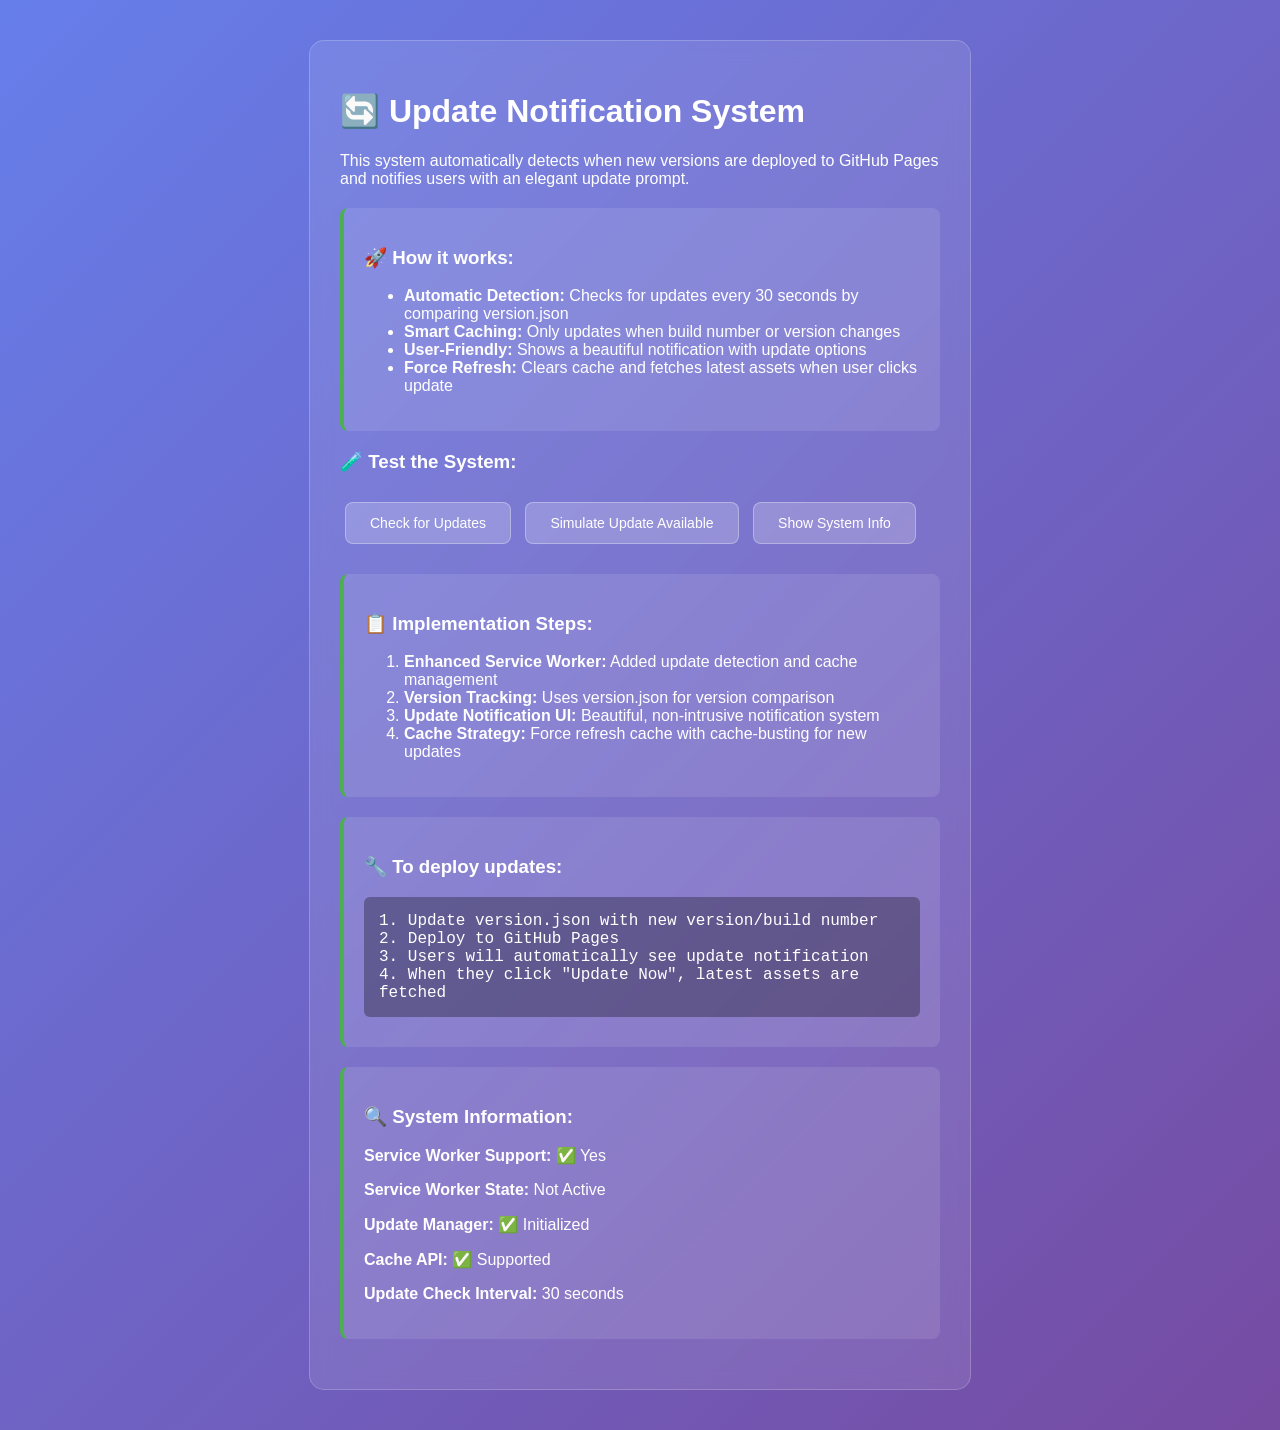
<file: update_test.html>
<!DOCTYPE html>
<html>
<head>
    <meta charset="UTF-8">
    <meta name="viewport" content="width=device-width, initial-scale=1.0">
    <title>Update System Test - HashTech Mobiles</title>
    <style>
        body {
            font-family: -apple-system, BlinkMacSystemFont, 'Segoe UI', Roboto, sans-serif;
            margin: 40px;
            background: linear-gradient(135deg, #667eea 0%, #764ba2 100%);
            min-height: 100vh;
            color: white;
        }
        .container {
            max-width: 600px;
            margin: 0 auto;
            background: rgba(255, 255, 255, 0.1);
            padding: 30px;
            border-radius: 15px;
            backdrop-filter: blur(10px);
            border: 1px solid rgba(255, 255, 255, 0.2);
        }
        .test-btn {
            background: rgba(255, 255, 255, 0.2);
            border: 1px solid rgba(255, 255, 255, 0.3);
            color: white;
            padding: 12px 24px;
            border-radius: 8px;
            cursor: pointer;
            font-size: 14px;
            margin: 10px 5px;
            transition: all 0.2s;
        }
        .test-btn:hover {
            background: rgba(255, 255, 255, 0.3);
            transform: translateY(-1px);
        }
        .info-box {
            background: rgba(255, 255, 255, 0.1);
            padding: 20px;
            border-radius: 8px;
            margin: 20px 0;
            border-left: 4px solid #4CAF50;
        }
        .code {
            background: rgba(0, 0, 0, 0.3);
            padding: 15px;
            border-radius: 6px;
            font-family: 'Courier New', monospace;
            margin: 10px 0;
            overflow-x: auto;
        }
    </style>
</head>
<body>
    <div class="container">
        <h1>🔄 Update Notification System</h1>
        <p>This system automatically detects when new versions are deployed to GitHub Pages and notifies users with an elegant update prompt.</p>
        
        <div class="info-box">
            <h3>🚀 How it works:</h3>
            <ul>
                <li><strong>Automatic Detection:</strong> Checks for updates every 30 seconds by comparing version.json</li>
                <li><strong>Smart Caching:</strong> Only updates when build number or version changes</li>
                <li><strong>User-Friendly:</strong> Shows a beautiful notification with update options</li>
                <li><strong>Force Refresh:</strong> Clears cache and fetches latest assets when user clicks update</li>
            </ul>
        </div>

        <h3>🧪 Test the System:</h3>
        <button class="test-btn" onclick="checkForUpdates()">Check for Updates</button>
        <button class="test-btn" onclick="simulateUpdate()">Simulate Update Available</button>
        <button class="test-btn" onclick="showSystemInfo()">Show System Info</button>

        <div class="info-box">
            <h3>📋 Implementation Steps:</h3>
            <ol>
                <li><strong>Enhanced Service Worker:</strong> Added update detection and cache management</li>
                <li><strong>Version Tracking:</strong> Uses version.json for version comparison</li>
                <li><strong>Update Notification UI:</strong> Beautiful, non-intrusive notification system</li>
                <li><strong>Cache Strategy:</strong> Force refresh cache with cache-busting for new updates</li>
            </ol>
        </div>

        <div class="info-box">
            <h3>🔧 To deploy updates:</h3>
            <div class="code">
1. Update version.json with new version/build number<br>
2. Deploy to GitHub Pages<br>
3. Users will automatically see update notification<br>
4. When they click "Update Now", latest assets are fetched
            </div>
        </div>

        <div id="system-info" style="margin-top: 20px;"></div>
    </div>

    <script src="update_notification.js"></script>
    <script>
        function simulateUpdate() {
            // Simulate an update notification for testing
            if (window.updateManager) {
                window.updateManager.newVersion = {
                    version: "1.0.1",
                    build_number: "2"
                };
                window.updateManager.isUpdateAvailable = true;
                window.updateManager.showUpdateNotification();
            } else {
                alert('Update manager not initialized yet. Please wait a moment and try again.');
            }
        }

        function showSystemInfo() {
            const infoDiv = document.getElementById('system-info');
            const hasServiceWorker = 'serviceWorker' in navigator;
            const swState = navigator.serviceWorker?.controller ? 'Active' : 'Not Active';
            
            infoDiv.innerHTML = `
                <div class="info-box">
                    <h3>🔍 System Information:</h3>
                    <p><strong>Service Worker Support:</strong> ${hasServiceWorker ? '✅ Yes' : '❌ No'}</p>
                    <p><strong>Service Worker State:</strong> ${swState}</p>
                    <p><strong>Update Manager:</strong> ${window.updateManager ? '✅ Initialized' : '❌ Not Initialized'}</p>
                    <p><strong>Cache API:</strong> ${'caches' in window ? '✅ Supported' : '❌ Not Supported'}</p>
                    <p><strong>Update Check Interval:</strong> 30 seconds</p>
                </div>
            `;
        }

        // Show system info on load
        window.addEventListener('load', () => {
            setTimeout(showSystemInfo, 1000);
        });
    </script>
</body>
</html>
</file>
